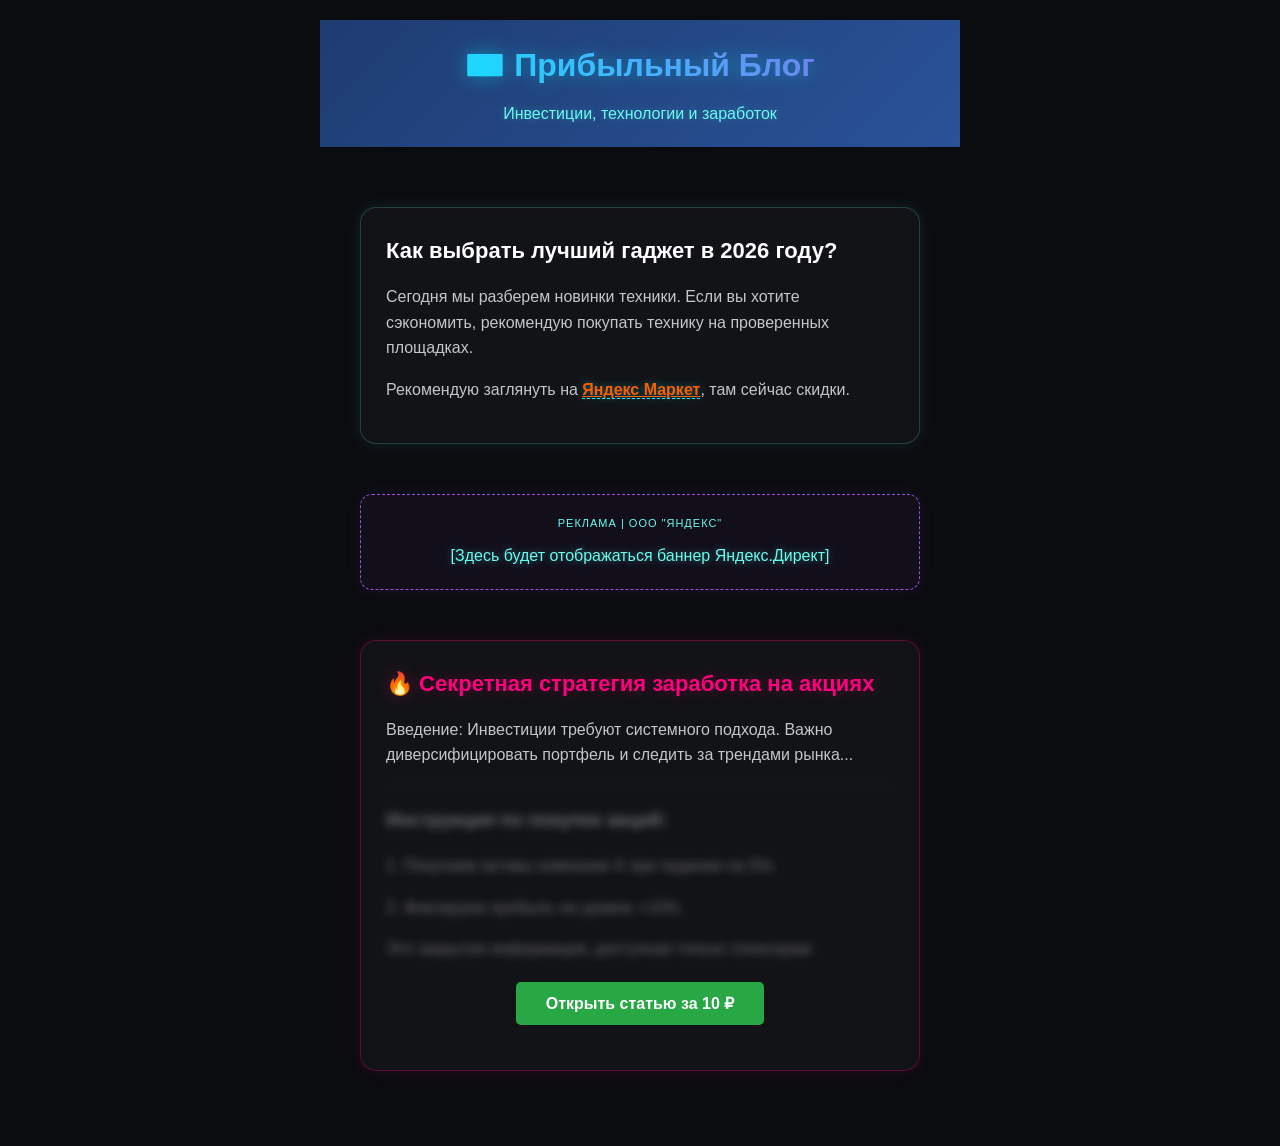
<file: index.html>
<!DOCTYPE html>
<html lang="ru">
<head>
    <meta charset="UTF-8">
    <meta name="viewport" content="width=device-width, initial-scale=1.0">
    <title>Мой Финансовый Блог</title>
    
    <!-- k837fdui8z43fe2c -->
    <meta name="yandex-verification" content="255f3cb1c44747317569065edbb1b362a8361c22" />

    <!-- Подключение вашего файла стилей (если он нужен) -->
    <link rel="stylesheet" href="style.css">

    <!-- Новые стили с неоновым свечением -->
    <style>
        body {
            font-family: -apple-system, BlinkMacSystemFont, "Segoe UI", Roboto, sans-serif;
            background-color: #0b0c10;
            color: #c5c6c7;
            margin: 0;
            padding: 20px 10px;
            display: flex;
            flex-direction: column;
            align-items: center;
            min-height: 100vh;
            box-sizing: border-box;
        }

        header {
            text-align: center;
            margin-bottom: 30px;
            padding: 20px;
            width: 100%;
            max-width: 600px;
        }

        header h1 {
            font-size: 32px;
            color: #fff;
            margin: 0 0 10px 0;
            background: linear-gradient(45deg, #00f2fe, #4facfe, #9b51e0);
            -webkit-background-clip: text;
            -webkit-text-fill-color: transparent;
            text-shadow: 0 0 20px rgba(0, 242, 254, 0.4);
        }

        header p {
            color: #66fcf1;
            font-size: 16px;
            margin: 0;
            text-shadow: 0 0 10px rgba(102, 252, 241, 0.3);
        }

        .container {
            width: 100%;
            max-width: 600px;
            display: flex;
            flex-direction: column;
            gap: 25px;
            box-sizing: border-box;
        }

        .post {
            background: rgba(255, 255, 255, 0.03);
            backdrop-filter: blur(5px);
            -webkit-backdrop-filter: blur(5px);
            padding: 25px;
            border-radius: 16px;
            border: 1px solid rgba(102, 252, 241, 0.2);
            box-shadow: 0 0 15px rgba(102, 252, 241, 0.1);
            transition: all 0.3s ease;
        }

        .post:hover {
            border-color: #9b51e0;
            box-shadow: 0 0 20px rgba(155, 81, 224, 0.3);
        }

        .post h2 {
            font-size: 22px;
            color: #fff;
            margin-top: 0;
            margin-bottom: 15px;
        }

        .partner-link {
            color: #00f2fe;
            text-decoration: none;
            font-weight: bold;
            border-bottom: 1px dashed #00f2fe;
            text-shadow: 0 0 8px rgba(0, 242, 254, 0.4);
        }

        .partner-link:hover {
            color: #9b51e0;
            border-bottom-color: #9b51e0;
        }

        .ad-banner {
            background: rgba(155, 81, 224, 0.05);
            border: 1px dashed #9b51e0;
            padding: 20px;
            border-radius: 12px;
            text-align: center;
            box-shadow: 0 0 15px rgba(155, 81, 224, 0.1);
        }

        .ad-label {
            font-size: 11px;
            color: #66fcf1;
            text-transform: uppercase;
            letter-spacing: 1px;
            margin: 0 0 10px 0;
        }

        .premium-post {
            border-color: rgba(255, 0, 127, 0.3);
            box-shadow: 0 0 15px rgba(255, 0, 127, 0.1);
        }

        .premium-post:hover {
            border-color: rgb(255, 0, 127);
            box-shadow: 0 0 25px rgba(255, 0, 127, 0.4);
        }

        .premium-post h2 {
            color: #ff007f;
            text-shadow: 0 0 15px rgba(255, 0, 127, 0.3);
        }

        .blurred-content {
            filter: blur(4px);
            opacity: 0.5;
            user-select: none;
            pointer-events: none;
            margin-bottom: 20px;
        }

        .paywall-box {
            background: rgba(255, 255, 255, 0.02);
            border-top: 1px solid rgba(255, 255, 255, 0.1);
            padding-top: 20px;
            text-align: center;
        }

        .pay-btn {
            background: linear-gradient(45deg, #ff007f, #9b51e0);
            color: white;
            border: none;
            padding: 12px 24px;
            font-size: 16px;
            font-weight: bold;
            border-radius: 25px;
            cursor: pointer;
            box-shadow: 0 0 15px rgba(255, 0, 127, 0.4);
            transition: transform 0.2s;
            width: 100%;
            max-width: 280px;
        }

        .pay-btn:active {
            transform: scale(0.98);
        }
    </style>
</head>
<body>

    <header>
        <h1>💵 Прибыльный Блог</h1>
        <p>Инвестиции, технологии и заработок</p>
    </header>

    <main class="container">
        <!-- СТАТЬЯ 1 -->
        <article class="post">
            <h2>Как выбрать лучший гаджет в 2026 году?</h2>
            <p>Сегодня мы разберем новинки техники. Если вы хотите сэкономить, рекомендую покупать технику на проверенных площадках.</p>
            <p>Рекомендую заглянуть на <a href="https://yandex.ru" target="_blank" class="partner-link">Яндекс Маркет</a>, там сейчас скидки.</p>
        </article>

        <!-- РЕКЛАМНЫЙ БАННЕР -->
        <div class="ad-banner">
            <p class="ad-label">Реклама | ООО "Яндекс"</p>
            <div id="yandex_rtb_R-A-123456-1">
                <span style="color: #66fcf1; text-shadow: 0 0 8px rgba(102, 252, 241, 0.4);">[Здесь будет отображаться баннер Яндекс.Директ]</span>
            </div>
        </div>

        <!-- СТАТЬЯ 2 (Paywall) -->
        <article class="post premium-post">
            <h2>🔥 Секретная стратегия заработка на акциях</h2>
            <p>Введение: Инвестиции требуют системного подхода. Важно диверсифицировать портфель и следить за трендами рынка...</p>
            
            <div id="premium-content" class="blurred-content">
                <hr style="border-color: rgba(255,255,255,0.1)">
                <h3>Инструкция по покупке акций:</h3>
                <p>1. Покупаем активы компании Х при падении на 5%.</p>
                <p>2. Фиксируем прибыль на уровне +15%.</p>
                <p>Это закрытая информация, доступная только спонсорам.</p>
            </div>

            <!-- Кнопка оплаты ЮMoney -->
<!-- Кнопка оплаты ЮMoney -->
<form method="POST" action="https://yoomoney.ru" target="_blank">
    <input type="hidden" name="receiver" value="4100110335388794">
    <input type="hidden" name="quickpay-form" value="button">
    <input type="hidden" name="targets" value="Оплата мануала SmartMoneyBlog">
    <!-- Значение SB или AC отвечает за прием карт и СБП -->
    <input type="hidden" name="paymentType" value="SB"> 
    <input type="hidden" name="sum" value="10" data-type="number"> 
    
    <!-- Ссылка возврата (Рекомендуется указать страницу СПАСИБО или саму статью) -->
    <input type="hidden" name="successURL" value="https://smartmoneyblog.com.ru">

    <button type="submit" style="background-color: #28a745; color: white; padding: 12px 30px; border: none; font-size: 16px; font-weight: bold; border-radius: 5px; cursor: pointer; display: block; margin: 20px auto;">
        Открыть статью за 10 ₽
    </button>
</form>

   </article>
    </main>

    <script src="script.js"></script>
    
    <script>
    window.yaContextCb = window.yaContextCb || [];
    window.yaContextCb.push(()=>{
      // Активация рекламного блока
    });
    </script>
    <script src="https://yastatic.net" async></script>
<!-- Секретный блок, скрытый по умолчанию -->
<div id="secret-content-block" style="display: none; max-width: 700px; margin: 30px auto; padding: 30px; background: #fff; border: 3px solid #28a745; border-radius: 8px; font-family: sans-serif;">
    <h2 style="color: #28a745; margin-top: 0;">✓ Оплата прошла успешно! Ваш мануал:</h2>
    
    <h3>Шаг 1. Подготовка кошельков</h3>
    <p>Для старта нам понадобятся два кошелька ЮMoney и аккаунт на бирже обмена...</p>
    
    <h3>Шаг 2. Поиск связки</h3>
    <p>Мы используем платформу BestChange для поиска направлений обмена...</p>
    
    <h3>Шаг 3. Фиксация прибыли</h3>
    <p>Выводим средства обратно на основной кошелек ЮMoney через P2P...</p>
</div>

<script>
    document.addEventListener("DOMContentLoaded", () => {
        // Проверяем, есть ли в адресной строке метка ?payment=success
        const urlParams = new URLSearchParams(window.location.search);
        
        if (urlParams.get('payment') === 'success') {
            // Показываем секретный блок с инструкцией
            const secretBlock = document.getElementById("secret-content-block");
            if (secretBlock) {
                secretBlock.style.display = "block";
                // Плавно прокручиваем экран телефона к тексту
                secretBlock.scrollIntoView({ behavior: 'smooth' });
            }
        }
    });
</script>

</body>
</html>
</file>
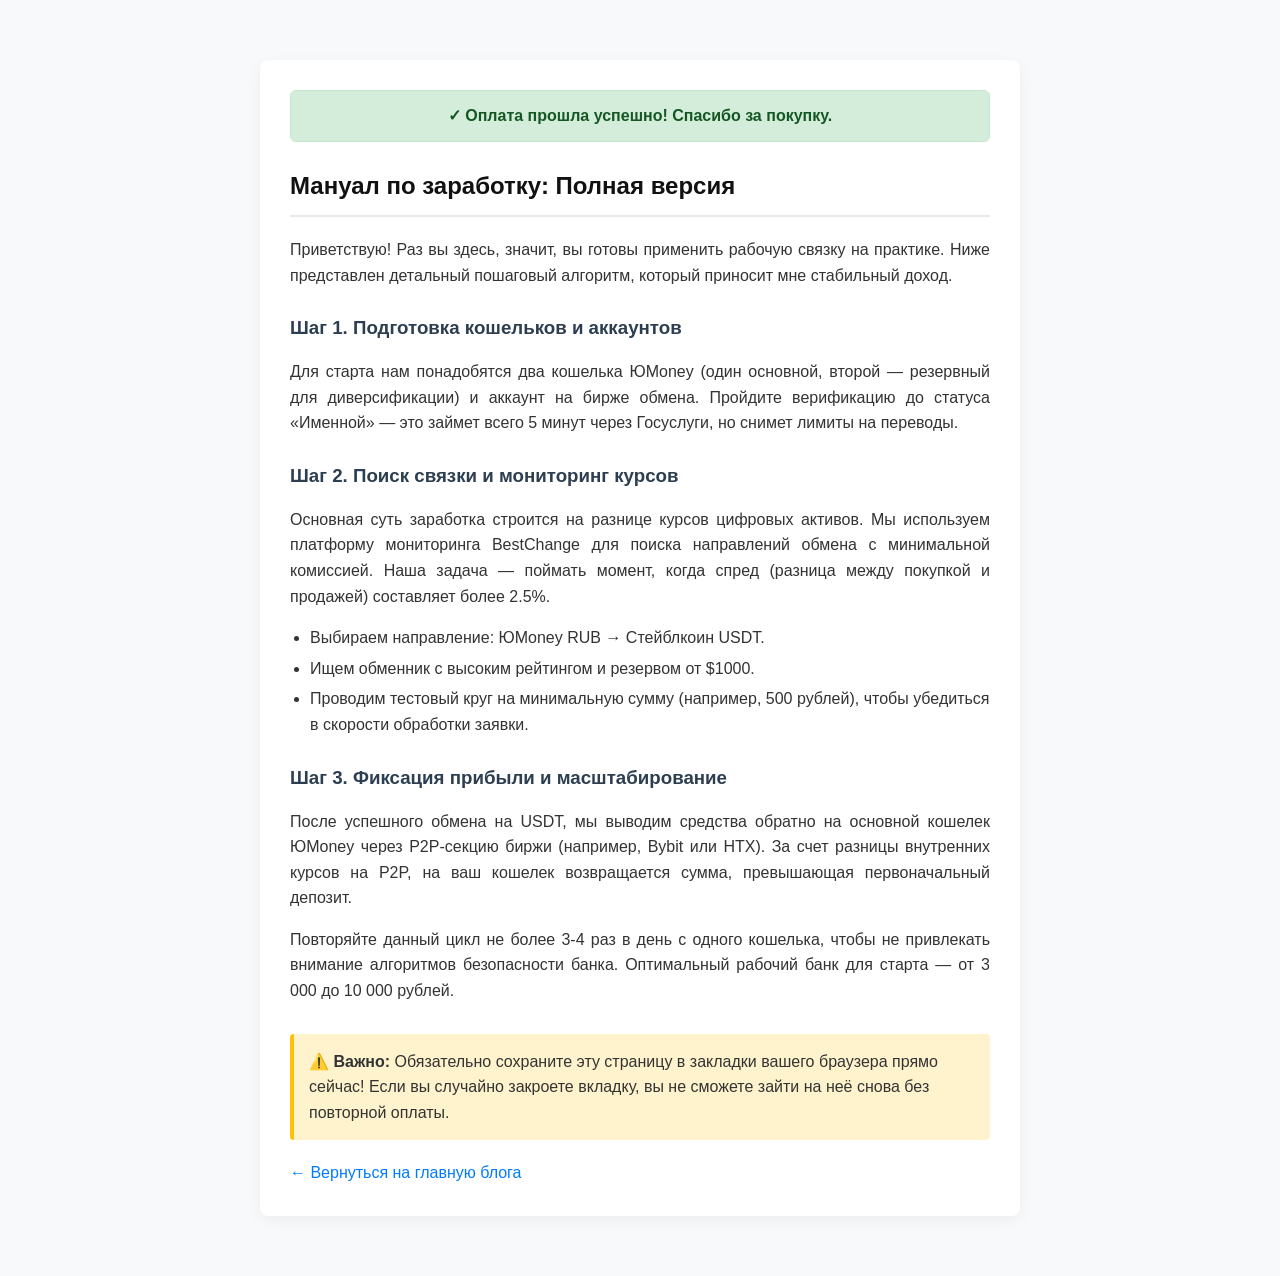
<file: instrukciya.html>
<!DOCTYPE html>
<html lang="ru">
<head>
    <meta charset="UTF-8">
    <meta name="viewport" content="width=device-width, initial-scale=1.0">
    <title>Доступ открыт | SmartMoneyBlog</title>
        <style>
        body {
            font-family: -apple-system, BlinkMacSystemFont, "Segoe UI", Roboto, Helvetica, Arial, sans-serif;
            line-height: 1.6;
            color: #333;
            background-color: #f8f9fa;
            margin: 0;
            padding: 20px;
        }
        .container {
            max-width: 700px;
            margin: 40px auto;
            background: #fff;
            padding: 30px;
            border-radius: 8px;
            box-shadow: 0 4px 15px rgba(0,0,0,0.05);
        }
        .success-badge {
            background-color: #d4edda;
            color: #155724;
            padding: 12px;
            border-radius: 6px;
            font-weight: bold;
            margin-bottom: 25px;
            text-align: center;
            border: 1px solid #c3e6cb;
        }
        h1 {
            color: #111;
            font-size: 24px;
            margin-bottom: 20px;
            border-bottom: 2px solid #eaeaea;
            padding-bottom: 10px;
        }
        h3 {
            color: #2c3e50;
            margin-top: 25px;
            margin-bottom: 10px;
        }
        p {
            margin-bottom: 15px;
            text-align: justify;
        }
        ul {
            margin-bottom: 15px;
            padding-left: 20px;
        }
        li {
            margin-bottom: 5px;
        }
        .important-note {
            background-color: #fff3cd;
            border-left: 4px solid #ffc107;
            padding: 15px;
            margin-top: 30px;
            border-radius: 4px;
        }
        .back-link {
            display: inline-block;
            margin-top: 20px;
            color: #007bff;
            text-decoration: none;
        }
        .back-link:hover {
            text-decoration: underline;
        }
    </style>
</head>
<body>

    <div class="container">
        <div class="success-badge">
            ✓ Оплата прошла успешно! Спасибо за покупку.
        </div>

        <h1>Мануал по заработку: Полная версия</h1>
        
        <p>Приветствую! Раз вы здесь, значит, вы готовы применить рабочую связку на практике. Ниже представлен детальный пошаговый алгоритм, который приносит мне стабильный доход.</p>

        <h3>Шаг 1. Подготовка кошельков и аккаунтов</h3>
        <p>Для старта нам понадобятся два кошелька ЮMoney (один основной, второй — резервный для диверсификации) и аккаунт на бирже обмена. Пройдите верификацию до статуса «Именной» — это займет всего 5 минут через Госуслуги, но снимет лимиты на переводы.</p>

        <h3>Шаг 2. Поиск связки и мониторинг курсов</h3>
        <p>Основная суть заработка строится на разнице курсов цифровых активов. Мы используем платформу мониторинга BestChange для поиска направлений обмена с минимальной комиссией. Наша задача — поймать момент, когда спред (разница между покупкой и продажей) составляет более 2.5%.</p>
        <ul>
            <li>Выбираем направление: ЮMoney RUB → Стейблкоин USDT.</li>
            <li>Ищем обменник с высоким рейтингом и резервом от $1000.</li>
            <li>Проводим тестовый круг на минимальную сумму (например, 500 рублей), чтобы убедиться в скорости обработки заявки.</li>
        </ul>

        <h3>Шаг 3. Фиксация прибыли и масштабирование</h3>
        <p>После успешного обмена на USDT, мы выводим средства обратно на основной кошелек ЮMoney через P2P-секцию биржи (например, Bybit или HTX). За счет разницы внутренних курсов на P2P, на ваш кошелек возвращается сумма, превышающая первоначальный депозит.</p>
        <p>Повторяйте данный цикл не более 3-4 раз в день с одного кошелька, чтобы не привлекать внимание алгоритмов безопасности банка. Оптимальный рабочий банк для старта — от 3 000 до 10 000 рублей.</p>

        <div class="important-note">
            <strong>⚠️ Важно:</strong> Обязательно сохраните эту страницу в закладки вашего браузера прямо сейчас! Если вы случайно закроете вкладку, вы не сможете зайти на неё снова без повторной оплаты.
        </div>

        <a href="https://smartmoneyblog.com.ru" class="back-link">← Вернуться на главную блога</a>
    </div>

</body>
</html>
</file>
<file: style.css>
/* Общие стили */
body {
    font-family: 'Segoe UI', Arial, sans-serif;
    background-color: #f4f7f6;
    color: #333;
    margin: 0;
    padding: 0;
    line-height: 1.6;
}

header {
    background: linear-gradient(135deg, #1e3c72, #2a5298);
    color: white;
    text-align: center;
    padding: 40px 20px;
}

.container {
    max-width: 800px;
    margin: 30px auto;
    padding: 0 20px;
}

/* Стили статей */
.post {
    background: white;
    padding: 25px;
    border-radius: 8px;
    margin-bottom: 25px;
    box-shadow: 0 4px 6px rgba(0,0,0,0.05);
}

a.partner-link {
    color: #ff5c00;
    font-weight: bold;
    text-decoration: underline;
}

/* Стили рекламы */
.ad-banner {
    background: #ebebeb;
    border: 1px dashed #bbb;
    padding: 15px;
    text-align: center;
    margin-bottom: 25px;
    border-radius: 6px;
}
.ad-label {
    margin: 0 0 10px 0;
    font-size: 11px;
    color: #777;
    text-transform: uppercase;
    letter-spacing: 1px;
}

/* Стили платного контента */
.blurred-content {
    filter: blur(6px);
    pointer-events: none; /* Запрещаем выделять и копировать текст */
    user-select: none;
    opacity: 0.6;
    transition: 0.5s ease;
}

.paywall-box {
    background: #fff9e6;
    border: 2px solid #ffe0b2;
    padding: 20px;
    text-align: center;
    margin-top: -40px; /* Накладываем поверх размытого текста */
    position: relative;
    border-radius: 6px;
    z-index: 10;
}

.pay-btn {
    background-color: #4caf50;
    color: white;
    border: none;
    padding: 12px 30px;
    font-size: 16px;
    font-weight: bold;
    border-radius: 4px;
    cursor: pointer;
    box-shadow: 0 4px 6px rgba(0,0,0,0.1);
}

.pay-btn:hover {
    background-color: #45a049;
}
</file>
